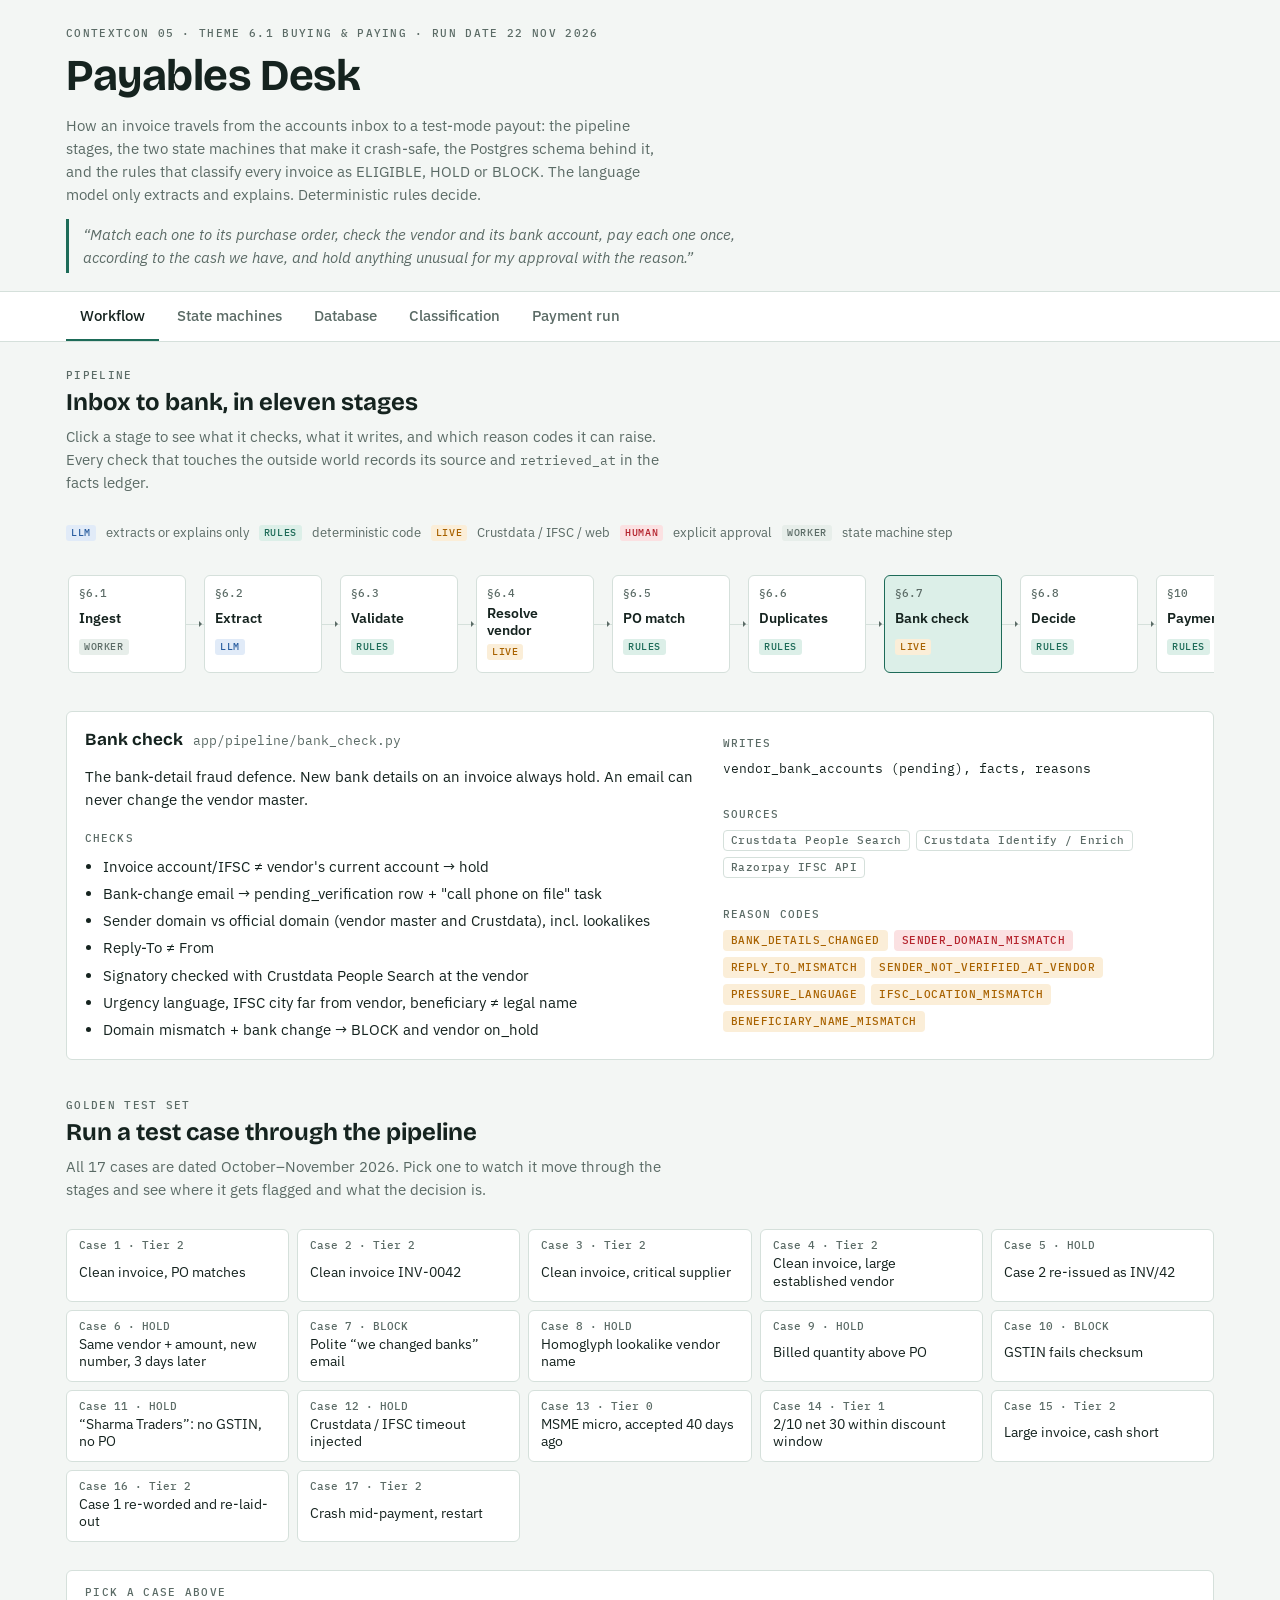
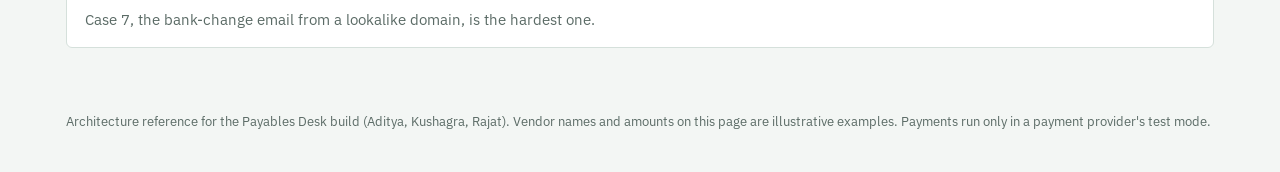
<file: Payables Desk Architecture.html>
<!doctype html><html><head><meta charset=utf8><meta name=viewport content="width=device-width,initial-scale=1,viewport-fit=cover"><style>:root{color-scheme:light;box-sizing:border-box;padding-top:env(safe-area-inset-top,0px);padding-bottom:env(safe-area-inset-bottom,0px)}html{scroll-padding-top:env(safe-area-inset-top,0px)}body{margin:0;padding:0;font:14px -apple-system,BlinkMacSystemFont,sans-serif;background:#fff;color:#000}img{max-width:100%}[hidden]:not([hidden=until-found i]){display:none!important}</style></head><body>
<title>Payables Desk Architecture</title>
<meta name="claude:viewport-fit-sides" content="cover">
<link rel="preconnect" href="https://fonts.googleapis.com">
<link rel="preconnect" href="https://fonts.gstatic.com" crossorigin>
<link rel="stylesheet" href="https://fonts.googleapis.com/css2?family=Bricolage+Grotesque:opsz,wght@12..96,500;12..96,700&family=IBM+Plex+Sans:wght@400;500;600&family=IBM+Plex+Mono:wght@400;500&display=swap">
<style>
/* Layout: ledger-paper workbook — sticky tab strip, each tab one working sheet; detail panes sit beside or under the thing they explain */
:root{
  --paper:#f3f6f4; --sheet:#ffffff; --ink:#15231f; --muted:#5b6b66; --rule:#d5e0db; --rule-2:#e7eeea;
  --accent:#1d6b58; --accent-soft:#dcefe8; --accent-ink:#ffffff;
  --ok:#1f7a4a; --ok-soft:#dff3e7; --hold:#a86200; --hold-soft:#fbeed8; --block:#b4232c; --block-soft:#fbe1e2;
  --info:#2a5d9f; --info-soft:#e1ebf8;
  --f-display:"Bricolage Grotesque", "Segoe UI", system-ui, sans-serif;
  --f-body:"IBM Plex Sans", "Segoe UI", system-ui, sans-serif;
  --f-mono:"IBM Plex Mono", ui-monospace, "Cascadia Mono", Consolas, monospace;
  --r:6px;
}
@media (prefers-color-scheme: dark){ :root:not([data-theme="light"]){
  --paper:#0e1513; --sheet:#151f1c; --ink:#e3ece8; --muted:#93a59f; --rule:#2a3834; --rule-2:#1f2b28;
  --accent:#5cc2a3; --accent-soft:#183a31; --accent-ink:#0b1a16;
  --ok:#5fd394; --ok-soft:#163626; --hold:#f0b04f; --hold-soft:#3a2b12; --block:#f2747a; --block-soft:#3f1a1d;
  --info:#82b1ec; --info-soft:#18273c; color-scheme:dark }}
:root[data-theme="dark"]{
  --paper:#0e1513; --sheet:#151f1c; --ink:#e3ece8; --muted:#93a59f; --rule:#2a3834; --rule-2:#1f2b28;
  --accent:#5cc2a3; --accent-soft:#183a31; --accent-ink:#0b1a16;
  --ok:#5fd394; --ok-soft:#163626; --hold:#f0b04f; --hold-soft:#3a2b12; --block:#f2747a; --block-soft:#3f1a1d;
  --info:#82b1ec; --info-soft:#18273c; color-scheme:dark }

*{box-sizing:border-box}
body{background:var(--paper);color:var(--ink);font:15px/1.55 var(--f-body);margin:0}
body::before{content:"";position:fixed;inset:0 0 auto;height:env(safe-area-inset-top,0px);z-index:10;background:var(--sheet)}
.wrap{max-width:1180px;margin:0 auto;padding-left:max(16px,env(safe-area-inset-left,0px));padding-right:max(16px,env(safe-area-inset-right,0px))}
h1,h2,h3{font-family:var(--f-display);text-wrap:balance;margin:0;line-height:1.15}
h1{font-size:clamp(28px,4.2vw,44px);font-weight:700;letter-spacing:-.01em}
h2{font-size:24px;font-weight:700}
h3{font-size:17px;font-weight:700}
p{margin:0}
code,.mono{font-family:var(--f-mono);font-size:.88em}
.eyebrow{font:500 11px/1 var(--f-mono);letter-spacing:.12em;text-transform:uppercase;color:var(--muted)}
.lede{color:var(--muted);max-width:68ch}
button{font:inherit;color:inherit}
:focus-visible{outline:2px solid var(--accent);outline-offset:2px}

/* header */
header.top{padding-block:28px 18px}
.top .wrap{display:grid;gap:12px}
.quote{border-left:3px solid var(--accent);padding:4px 0 4px 14px;color:var(--muted);max-width:78ch;font-style:italic}
nav.tabs{position:sticky;top:env(safe-area-inset-top,0px);z-index:5;background:var(--sheet);border-block:1px solid var(--rule)}
nav.tabs .wrap{display:flex;gap:4px;overflow-x:auto}
nav.tabs a{flex:none;padding:12px 14px;color:var(--muted);text-decoration:none;font-weight:500;border-bottom:2px solid transparent}
nav.tabs a[aria-current="page"]{color:var(--ink);border-bottom-color:var(--accent)}
nav.tabs a:hover{color:var(--ink)}
main{padding-block:28px 64px}
section.view{display:grid;gap:28px}
.sec-head{display:grid;gap:8px}

.panel{background:var(--sheet);border:1px solid var(--rule);border-radius:var(--r)}
.pad{padding:18px}
.grid2{display:grid;grid-template-columns:minmax(0,1fr) minmax(0,1fr);gap:20px}
@media (max-width:860px){.grid2{grid-template-columns:minmax(0,1fr)}}

/* badges */
.b{display:inline-flex;align-items:center;gap:4px;font:500 11px/1 var(--f-mono);letter-spacing:.04em;padding:4px 7px;border-radius:4px;white-space:nowrap;border:1px solid transparent}
.b-ok{background:var(--ok-soft);color:var(--ok)}
.b-hold{background:var(--hold-soft);color:var(--hold)}
.b-block{background:var(--block-soft);color:var(--block)}
.b-info{background:var(--info-soft);color:var(--info)}
.b-acc{background:var(--accent-soft);color:var(--accent)}
.b-line{border-color:var(--rule);color:var(--muted)}

/* ---------- pipeline ---------- */
.rail{display:flex;gap:0;overflow-x:auto;padding:4px 2px 10px}
.stage{flex:none;width:118px;display:grid;gap:6px;justify-items:start;text-align:left;padding:12px 10px;background:var(--sheet);border:1px solid var(--rule);border-radius:var(--r);cursor:pointer;position:relative;transition:border-color .15s, background .15s}
.stage+.stage{margin-left:18px}
.stage+.stage::before{content:"";position:absolute;left:-19px;top:50%;width:18px;height:1px;background:var(--rule)}
.stage+.stage::after{content:"";position:absolute;left:-6px;top:calc(50% - 3px);border:3px solid transparent;border-left-color:var(--muted)}
.stage .n{font:500 11px/1 var(--f-mono);color:var(--muted)}
.stage .nm{font-weight:600;font-size:14px;line-height:1.2}
.stage[aria-pressed="true"]{border-color:var(--accent);background:var(--accent-soft)}
.stage.run{border-color:var(--accent)}
.stage.flag-hold{border-color:var(--hold);background:var(--hold-soft)}
.stage.flag-block{border-color:var(--block);background:var(--block-soft)}
.stage.dim{opacity:.4}
.kind{font:500 10px/1 var(--f-mono);letter-spacing:.06em;text-transform:uppercase;padding:3px 5px;border-radius:3px}
.k-llm{background:var(--info-soft);color:var(--info)}
.k-rule{background:var(--accent-soft);color:var(--accent)}
.k-live{background:var(--hold-soft);color:var(--hold)}
.k-human{background:var(--block-soft);color:var(--block)}
.k-worker{background:var(--rule-2);color:var(--muted)}
.legend{display:flex;flex-wrap:wrap;gap:10px;align-items:center;color:var(--muted);font-size:13px}

.detail{display:grid;grid-template-columns:minmax(0,1.3fr) minmax(0,1fr);gap:24px}
@media (max-width:860px){.detail{grid-template-columns:minmax(0,1fr)}}
.detail ul{margin:6px 0 0;padding-left:18px;display:grid;gap:4px}
.kv{display:grid;gap:14px}
.kv .label{font:500 11px/1.4 var(--f-mono);letter-spacing:.1em;text-transform:uppercase;color:var(--muted)}
.chips{display:flex;flex-wrap:wrap;gap:6px;margin-top:6px}

/* case runner */
.cases{display:grid;grid-template-columns:repeat(auto-fill,minmax(200px,1fr));gap:8px}
.case{text-align:left;padding:10px 12px;border:1px solid var(--rule);background:var(--sheet);border-radius:var(--r);cursor:pointer;display:grid;gap:4px}
.case:hover{border-color:var(--muted)}
.case[aria-pressed="true"]{border-color:var(--accent);box-shadow:inset 0 0 0 1px var(--accent)}
.case .cn{font:500 11px/1 var(--f-mono);color:var(--muted)}
.case .ct{font-size:13.5px;line-height:1.3}
.verdict{display:grid;gap:10px;padding:16px 18px;border-radius:var(--r);border:1px solid var(--rule);background:var(--sheet)}
.verdict.v-ok{border-color:var(--ok)}
.verdict.v-hold{border-color:var(--hold)}
.verdict.v-block{border-color:var(--block)}
.reason{display:grid;grid-template-columns:auto minmax(0,1fr);gap:4px 10px;align-items:baseline}
.reason+.reason{border-top:1px dashed var(--rule);padding-top:8px}

/* ---------- state machines ---------- */
.sm{display:flex;flex-wrap:wrap;align-items:center;gap:6px 0}
.st{padding:7px 10px;border:1px solid var(--rule);border-radius:4px;background:var(--sheet);font:500 12.5px/1 var(--f-mono);cursor:pointer}
.st[aria-pressed="true"]{border-color:var(--accent);background:var(--accent-soft)}
.st.final-ok{border-color:var(--ok);color:var(--ok)}
.st.final-hold{border-color:var(--hold);color:var(--hold)}
.st.final-block{border-color:var(--block);color:var(--block)}
.st.live{background:var(--accent);color:var(--accent-ink);border-color:var(--accent)}
.st.crashed{background:var(--block);color:var(--sheet);border-color:var(--block)}
.arr{color:var(--muted);padding:0 6px;font-family:var(--f-mono)}
.branch{display:grid;gap:6px;padding-left:10px;border-left:1px dashed var(--rule)}
.log{font:12.5px/1.6 var(--f-mono);background:var(--paper);border:1px solid var(--rule);border-radius:var(--r);padding:12px;min-height:150px;max-height:280px;overflow:auto;white-space:pre-wrap}
.log .t{color:var(--muted)}
.log .e{color:var(--block)}
.log .g{color:var(--ok)}
.btns{display:flex;flex-wrap:wrap;gap:8px}
.btn{padding:8px 14px;border-radius:var(--r);border:1px solid var(--rule);background:var(--sheet);cursor:pointer;font-weight:500}
.btn:hover{border-color:var(--muted)}
.btn.pri{background:var(--accent);color:var(--accent-ink);border-color:var(--accent)}
.btn.danger{color:var(--block);border-color:var(--block)}
.btn:disabled{opacity:.45;cursor:not-allowed}

/* ---------- database ---------- */
.domains{display:grid;grid-template-columns:repeat(auto-fit,minmax(250px,1fr));gap:14px}
.domain{display:grid;gap:8px;align-content:start}
.domain h3{font-size:14px;font-family:var(--f-mono);font-weight:500;letter-spacing:.08em;text-transform:uppercase;color:var(--muted)}
.tbl{display:flex;justify-content:space-between;align-items:center;gap:8px;padding:10px 12px;border:1px solid var(--rule);background:var(--sheet);border-radius:var(--r);cursor:pointer;text-align:left;width:100%;transition:opacity .15s,border-color .15s}
.tbl .tn{font:500 13.5px/1.2 var(--f-mono)}
.tbl .tc{font-size:12px;color:var(--muted)}
.tbl[aria-pressed="true"]{border-color:var(--accent);box-shadow:inset 0 0 0 1px var(--accent)}
.tbl.rel{border-color:var(--info);background:var(--info-soft)}
.domains.focus .tbl:not(.rel):not([aria-pressed="true"]){opacity:.38}
.cols{width:100%;border-collapse:collapse;font-size:13.5px}
.cols th{text-align:left;font:500 11px/1 var(--f-mono);letter-spacing:.08em;text-transform:uppercase;color:var(--muted);padding:8px 8px;border-bottom:1px solid var(--rule)}
.cols td{padding:7px 8px;border-bottom:1px solid var(--rule-2);vertical-align:top}
.cols td:first-child{font-family:var(--f-mono);font-size:12.5px;white-space:nowrap}
.cols td.ty{font-family:var(--f-mono);font-size:12px;color:var(--muted);white-space:nowrap}
.scroll{overflow-x:auto}
.guards{display:grid;grid-template-columns:repeat(auto-fit,minmax(240px,1fr));gap:12px}
.guard{padding:14px;border:1px solid var(--rule);border-radius:var(--r);background:var(--sheet);display:grid;gap:6px;align-content:start}
.guard code{color:var(--accent)}

/* ---------- classification ---------- */
.filters{display:flex;flex-wrap:wrap;gap:6px}
.chip{padding:5px 10px;border-radius:20px;border:1px solid var(--rule);background:var(--sheet);cursor:pointer;font-size:13px}
.chip[aria-pressed="true"]{background:var(--ink);color:var(--paper);border-color:var(--ink)}
.codes td:first-child{font-family:var(--f-mono);font-size:12.5px}
.ladder{display:grid;gap:8px}
.rung{display:grid;grid-template-columns:28px minmax(0,1fr) auto;gap:12px;align-items:center;padding:12px 14px;border:1px solid var(--rule);border-radius:var(--r);background:var(--sheet)}
.rung .q{font:700 13px/1 var(--f-mono);color:var(--muted)}
.slider-row{display:grid;grid-template-columns:minmax(0,1fr) 120px 44px;gap:10px;align-items:center;padding:7px 0;border-bottom:1px solid var(--rule-2)}
.slider-row label{font-size:13.5px;line-height:1.3}
.slider-row .w{font:12px var(--f-mono);color:var(--muted)}
.slider-row output{font:500 13px var(--f-mono);text-align:right;font-variant-numeric:tabular-nums}
.slider-row input[type=range]{width:100%;accent-color:var(--accent)}
.cv{display:flex;align-items:center;gap:4px;font-size:12px;color:var(--muted);white-space:nowrap}
@media (max-width:520px){.slider-row{grid-template-columns:minmax(0,1fr) 90px 40px}}
.meter{height:12px;border-radius:6px;background:var(--rule-2);position:relative;overflow:hidden}
.meter i{position:absolute;inset:0 auto 0 0;background:var(--accent);border-radius:6px;transition:width .2s}
.meter .gate{position:absolute;top:-3px;bottom:-3px;width:2px;background:var(--block)}
.big{font:700 34px/1 var(--f-display);font-variant-numeric:tabular-nums}
.tool{display:grid;gap:10px}
.tool input[type=text],.tool input[type=number],.tool input[type=date],.tool select{width:100%;padding:9px 10px;border:1px solid var(--rule);border-radius:var(--r);background:var(--paper);color:var(--ink);font:14px var(--f-mono)}
.res{font:13.5px/1.5 var(--f-mono);padding:10px 12px;border-radius:var(--r);background:var(--paper);border:1px solid var(--rule)}
.tools{display:grid;grid-template-columns:repeat(auto-fit,minmax(260px,1fr));gap:16px}

/* allocation */
.cashbar{display:flex;flex-wrap:wrap;align-items:baseline;gap:6px 12px;font-variant-numeric:tabular-nums}
.cashbar .term{display:grid;gap:2px}
.cashbar .term span:first-child{font:500 10.5px/1 var(--f-mono);letter-spacing:.08em;text-transform:uppercase;color:var(--muted)}
.cashbar .term strong{font:600 18px/1.2 var(--f-mono)}
.cashbar .op{font:500 18px var(--f-mono);color:var(--muted)}
.alloc td,.alloc th{font-variant-numeric:tabular-nums}
.alloc td.num,.alloc th.num{text-align:right;font-family:var(--f-mono);font-size:12.5px;white-space:nowrap}
.alloc .why{font-size:12.5px;color:var(--muted);line-height:1.35}
.fill{height:6px;background:var(--rule-2);border-radius:3px;overflow:hidden;min-width:70px}
.fill i{display:block;height:100%;background:var(--accent)}
.alert{padding:10px 14px;border-radius:var(--r);background:var(--block-soft);color:var(--block);font-weight:500}
.ctrls{display:grid;grid-template-columns:repeat(auto-fit,minmax(220px,1fr));gap:4px 24px}
footer{color:var(--muted);font-size:13px;padding-block:0 40px}
@media (prefers-reduced-motion:reduce){*{transition:none!important;animation:none!important}}
</style>

<header class="top">
  <div class="wrap">
    <span class="eyebrow">ContextCon 05 · Theme 6.1 Buying &amp; Paying · Run date 22 Nov 2026</span>
    <h1>Payables Desk</h1>
    <p class="lede">How an invoice travels from the accounts inbox to a test-mode payout: the pipeline stages, the two state machines that make it crash-safe, the Postgres schema behind it, and the rules that classify every invoice as ELIGIBLE, HOLD or BLOCK. The language model only extracts and explains. Deterministic rules decide.</p>
    <p class="quote">“Match each one to its purchase order, check the vendor and its bank account, pay each one once, according to the cash we have, and hold anything unusual for my approval with the reason.”</p>
  </div>
</header>

<nav class="tabs" aria-label="Sections">
  <div class="wrap">
    <a href="#workflow" data-view="workflow">Workflow</a>
    <a href="#states" data-view="states">State machines</a>
    <a href="#database" data-view="database">Database</a>
    <a href="#classification" data-view="classification">Classification</a>
    <a href="#payment-run" data-view="payment-run">Payment run</a>
  </div>
</nav>

<main class="wrap">

<!-- ================= WORKFLOW ================= -->
<section class="view" id="v-workflow">
  <div class="sec-head">
    <span class="eyebrow">Pipeline</span>
    <h2>Inbox to bank, in eleven stages</h2>
    <p class="lede">Click a stage to see what it checks, what it writes, and which reason codes it can raise. Every check that touches the outside world records its source and <code>retrieved_at</code> in the facts ledger.</p>
  </div>
  <div class="legend">
    <span class="kind k-llm">LLM</span> extracts or explains only
    <span class="kind k-rule">Rules</span> deterministic code
    <span class="kind k-live">Live</span> Crustdata / IFSC / web
    <span class="kind k-human">Human</span> explicit approval
    <span class="kind k-worker">Worker</span> state machine step
  </div>
  <div class="rail" id="rail" role="group" aria-label="Pipeline stages"></div>
  <div class="panel pad detail" id="stageDetail"></div>

  <div class="sec-head" style="margin-top:12px">
    <span class="eyebrow">Golden test set</span>
    <h2>Run a test case through the pipeline</h2>
    <p class="lede">All 17 cases are dated October–November 2026. Pick one to watch it move through the stages and see where it gets flagged and what the decision is.</p>
  </div>
  <div class="cases" id="cases"></div>
  <div class="verdict" id="verdict" aria-live="polite"></div>
</section>

<!-- ================= STATES ================= -->
<section class="view" id="v-states" hidden>
  <div class="sec-head">
    <span class="eyebrow">Crash safety</span>
    <h2>Two state machines</h2>
    <p class="lede">Every transition is one database transaction: update the state, append an <code>events</code> row, insert any <code>facts</code>. The worker claims work with <code>SELECT … FOR UPDATE SKIP LOCKED</code> and a 60-second lease, so a killed process just lets the lease expire.</p>
  </div>

  <div class="panel pad" style="display:grid;gap:16px">
    <h3>Invoice lifecycle</h3>
    <div class="sm" id="smInvoice"></div>
    <div class="res" id="smInvoiceInfo"></div>
  </div>

  <div class="grid2">
    <div class="panel pad" style="display:grid;gap:14px;align-content:start">
      <h3>Instalment lifecycle: exactly once</h3>
      <div class="sm" id="smPay"></div>
      <p class="lede" style="font-size:14px">Idempotency key = <code>sha256(invoice_id | instalment_no | amount_paise)</code>. It is generated once and reused on every retry. A new key is never minted for the same instalment.</p>
      <div class="btns">
        <button class="btn pri" id="payRun" type="button">Execute instalment</button>
        <button class="btn danger" id="payCrash" type="button">Run and kill -9 after submit</button>
        <button class="btn" id="payReset" type="button">Reset</button>
      </div>
    </div>
    <div class="panel pad" style="display:grid;gap:10px;align-content:start">
      <h3>Worker log</h3>
      <div class="log" id="payLog" aria-live="polite"></div>
      <div class="res" id="payTally"></div>
    </div>
  </div>

  <div class="panel pad" style="display:grid;gap:10px">
    <h3>Source failures are never read as answers</h3>
    <div class="ladder">
      <div class="rung"><span class="q">1</span><span>Call fails or times out → retry with exponential backoff, up to 2 times.</span><span class="b b-line">retry</span></div>
      <div class="rung"><span class="q">2</span><span>Still failing → invoice moves to HELD with <code>SOURCE_UNAVAILABLE</code>, naming the source.</span><span class="b b-hold">HOLD</span></div>
      <div class="rung"><span class="q">3</span><span>Crustdata <code>402</code> credits exhausted → no retry. Run stops, remaining invoices held.</span><span class="b b-hold">HOLD</span></div>
      <div class="rung"><span class="q">4</span><span>Run ceiling (time limit 900 s or 200 credits) checked before every external call → <code>RUN_CEILING_REACHED</code>.</span><span class="b b-hold">HOLD</span></div>
    </div>
  </div>
</section>

<!-- ================= DATABASE ================= -->
<section class="view" id="v-database" hidden>
  <div class="sec-head">
    <span class="eyebrow">Supabase Postgres · psycopg v3 · db/migrations/001_init.sql</span>
    <h2>Schema</h2>
    <p class="lede">Nineteen tables in six areas. Money is <code>numeric(14,2)</code> rupees, times are <code>timestamptz</code>, enums are <code>text</code> with CHECK constraints. Click a table to see its columns; tables it links to light up.</p>
  </div>
  <div class="domains" id="domains"></div>
  <div class="panel pad" id="tblDetail" style="display:grid;gap:12px"></div>

  <div class="sec-head">
    <span class="eyebrow">Guards in the database itself</span>
    <h2>Constraints that hold even if the code is wrong</h2>
  </div>
  <div class="guards">
    <div class="guard"><code>invoices UNIQUE(file_sha256)</code><span>The same file dropped twice becomes the same row.</span></div>
    <div class="guard"><code>invoices UNIQUE(vendor_id, invoice_no_norm)</code><span>The database refuses a second invoice with the same identity. <code>INV/42</code> and <code>INV-0042</code> both normalise to <code>INV42</code>.</span></div>
    <div class="guard"><code>instalments UNIQUE(idem_key)</code><span>One provider payout per key. Retries reuse the key.</span></div>
    <div class="guard"><code>instalments UNIQUE(invoice_id, instalment_no)</code><span>Instalment numbers cannot repeat. Maximum 3 per invoice.</span></div>
    <div class="guard"><code>Σ instalments ≤ invoices.total</code><span>Enforced in the same transaction. <code>outstanding</code> never goes below zero.</span></div>
    <div class="guard"><code>approved_by ≠ proposed_by</code><span>Maker-checker on bank account changes. An email can never update the vendor master.</span></div>
    <div class="guard"><code>po_lines CHECK(qty_invoiced ≤ qty_ordered)</code><span>Hard stop against re-billing an exhausted PO.</span></div>
    <div class="guard"><code>events, facts: append-only</code><span>UPDATE and DELETE revoked for the app role. The audit trail can be replayed line by line.</span></div>
  </div>
</section>

<!-- ================= CLASSIFICATION ================= -->
<section class="view" id="v-classification" hidden>
  <div class="sec-head">
    <span class="eyebrow">app/pipeline/decide.py · app/scoring/</span>
    <h2>How an invoice is classified</h2>
    <p class="lede">The decision is a fixed ladder. Checks attach reason codes as they run; the decider reads the codes, never the free text. The same case worded differently gets the same answer.</p>
  </div>

  <div class="ladder">
    <div class="rung"><span class="q">1</span><span>Any BLOCK-level reason present?</span><span class="b b-block">BLOCK</span></div>
    <div class="rung"><span class="q">2</span><span>Any HOLD-level reason present?</span><span class="b b-hold">HOLD</span></div>
    <div class="rung"><span class="q">3</span><span>Trust score below 0.40? → <code>LOW_TRUST</code> with the breakdown</span><span class="b b-hold">HOLD</span></div>
    <div class="rung"><span class="q">4</span><span>Otherwise eligible for the payment run, where tiers decide order and amount.</span><span class="b b-ok">ELIGIBLE</span></div>
  </div>

  <div class="panel pad" style="display:grid;gap:14px">
    <div style="display:flex;flex-wrap:wrap;justify-content:space-between;gap:10px;align-items:baseline">
      <h3>Reason codes</h3>
      <div class="filters" id="codeFilters"></div>
    </div>
    <div class="scroll"><table class="cols codes" id="codeTable"></table></div>
  </div>

  <div class="sec-head">
    <span class="eyebrow">Two separate scores</span>
    <h2>Trust is a gate. Priority is an order.</h2>
    <p class="lede">A large, old company is very trustworthy but does not need paying first. A young micro supplier may be less established but is legally and economically more urgent. Missing signals score zero and are listed as “can't verify”, never imputed.</p>
  </div>
  <div class="grid2">
    <div class="panel pad tool">
      <div style="display:flex;justify-content:space-between;align-items:baseline;gap:8px"><h3>Trust score</h3><span class="eyebrow">scoring/trust.py</span></div>
      <div id="trustSliders"></div>
      <div style="display:flex;align-items:baseline;gap:12px;flex-wrap:wrap"><span class="big" id="trustOut">0.00</span><span id="trustBadge"></span></div>
      <div class="meter" aria-hidden="true"><i id="trustBar"></i><span class="gate" style="left:40%"></span></div>
      <div class="res" id="trustMissing"></div>
    </div>
    <div class="panel pad tool">
      <div style="display:flex;justify-content:space-between;align-items:baseline;gap:8px"><h3>Priority score</h3><span class="eyebrow">scoring/priority.py</span></div>
      <div id="prioSliders"></div>
      <div style="display:flex;align-items:baseline;gap:12px;flex-wrap:wrap"><span class="big" id="prioOut">0.00</span><span class="b b-line">orders Tier 2 only</span></div>
      <div class="meter" aria-hidden="true"><i id="prioBar"></i></div>
      <div class="res">Built mostly from our own history with the vendor. Used to rank Tier 2 and to weight how leftover cash is shared.</div>
    </div>
  </div>

  <div class="sec-head">
    <span class="eyebrow">Deterministic validators</span>
    <h2>Try the checks</h2>
  </div>
  <div class="tools">
    <div class="panel pad tool">
      <h3>GSTIN checksum</h3>
      <label for="gstinIn" class="eyebrow">15-character GSTIN</label>
      <input type="text" id="gstinIn" maxlength="15" autocomplete="off" spellcheck="false">
      <div class="res" id="gstinOut"></div>
    </div>
    <div class="panel pad tool">
      <h3>Invoice number identity</h3>
      <label for="invA" class="eyebrow">Invoice A</label>
      <input type="text" id="invA" value="INV-0042" autocomplete="off">
      <label for="invB" class="eyebrow">Invoice B</label>
      <input type="text" id="invB" value="inv / 42" autocomplete="off">
      <div class="res" id="invOut"></div>
    </div>
    <div class="panel pad tool">
      <h3>MSME payment deadline</h3>
      <label for="msAcc" class="eyebrow">Goods accepted (GRN date)</label>
      <input type="date" id="msAcc" value="2026-10-13">
      <label for="msCat" class="eyebrow">Category</label>
      <select id="msCat"><option value="micro">Micro</option><option value="small">Small</option><option value="medium">Medium</option><option value="none">Not MSME</option></select>
      <label class="cv"><input type="checkbox" id="msAgr" checked> Written agreement</label>
      <label class="cv"><input type="checkbox" id="msTrd"> Vendor is a trader</label>
      <div class="res" id="msOut"></div>
    </div>
    <div class="panel pad tool">
      <h3>Early-payment discount</h3>
      <div style="display:grid;grid-template-columns:repeat(3,minmax(0,1fr));gap:8px">
        <div><label for="dPct" class="eyebrow">Disc %</label><input type="number" id="dPct" value="2" step="0.5" min="0"></div>
        <div><label for="dDays" class="eyebrow">Within days</label><input type="number" id="dDays" value="10" min="0"></div>
        <div><label for="dNet" class="eyebrow">Net days</label><input type="number" id="dNet" value="30" min="1"></div>
      </div>
      <label for="dCoc" class="eyebrow">Cost of cash (annual %)</label>
      <input type="number" id="dCoc" value="12" step="0.5" min="0">
      <div class="res" id="dOut"></div>
    </div>
  </div>
</section>

<!-- ================= PAYMENT RUN ================= -->
<section class="view" id="v-payment-run" hidden>
  <div class="sec-head">
    <span class="eyebrow">app/scheduler/cash.py · allocate.py</span>
    <h2>Liquidity-aware payment run</h2>
    <p class="lede">Don't clear every invoice at once. Pay by tier, in instalments where cash is short, and justify every rupee. This is a sketch of the greedy allocator running on example invoices; move the cash sliders and watch the plan re-flow.</p>
  </div>

  <div class="panel pad" style="display:grid;gap:16px">
    <div class="ctrls">
      <div class="slider-row"><label for="cBal">Bank balance</label><input type="range" id="cBal" min="600000" max="3000000" step="50000" value="1200000"><output id="cBalO"></output></div>
      <div class="slider-row"><label for="cBuf">Safety buffer (payroll, rent, GST/TDS)</label><input type="range" id="cBuf" min="0" max="1000000" step="25000" value="500000"><output id="cBufO"></output></div>
      <div class="slider-row"><label for="cConf">Min receipt confidence</label><input type="range" id="cConf" min="0.5" max="0.95" step="0.05" value="0.7"><output id="cConfO"></output></div>
    </div>
    <div class="cashbar" id="cashbar"></div>
    <div id="cashAlert"></div>
  </div>

  <div class="panel pad" style="display:grid;gap:10px">
    <h3>Proposed instalments</h3>
    <div class="scroll">
      <table class="cols alloc" id="allocTable"></table>
    </div>
    <p class="lede" style="font-size:13px">Example data, not seed values. Tier 2 shares are proportional to priority × outstanding, with a minimum instalment of max(25% of total, ₹10,000), whole rupees, never above outstanding, at most 3 instalments per invoice. Greedy rather than LP so each line can be explained in one sentence to the approver.</p>
  </div>

  <div class="grid2">
    <div class="panel pad" style="display:grid;gap:10px;align-content:start">
      <h3>Tier rules</h3>
      <div class="reason"><span class="b b-block">TIER 0</span><span>Must pay in full now. MSME micro/small, non-trader, deadline (accepted + 15 or 45 days) within the 7-day horizon; or a critical supplier that is overdue. If cash can't cover Tier 0, the run stops and alerts. Legal dues are never silently part-paid.</span></div>
      <div class="reason"><span class="b b-hold">TIER 1</span><span>Worth paying early. Unexpired discount whose annualised return beats the cost of cash.</span></div>
      <div class="reason"><span class="b b-info">TIER 2</span><span>Everything else eligible and due within the horizon, ordered by priority score then due date.</span></div>
    </div>
    <div class="panel pad" style="display:grid;gap:10px;align-content:start">
      <h3>Receivables feeding the plan</h3>
      <div id="rcvList" style="display:grid;gap:8px"></div>
    </div>
  </div>
</section>

</main>
<footer><div class="wrap">Architecture reference for the Payables Desk build (Aditya, Kushagra, Rajat). Vendor names and amounts on this page are illustrative examples. Payments run only in a payment provider's test mode.</div></footer>

<script>
(() => {
const $ = (s, r=document) => r.querySelector(s);
const el = (tag, attrs={}, html='') => { const e=document.createElement(tag); for (const k in attrs) e.setAttribute(k, attrs[k]); if (html) e.innerHTML=html; return e; };
const inr = n => '₹' + Math.round(n).toLocaleString('en-IN');
const sevBadge = s => s==='BLOCK' ? '<span class="b b-block">BLOCK</span>' : s==='HOLD' ? '<span class="b b-hold">HOLD</span>' : s==='ELIGIBLE' ? '<span class="b b-ok">ELIGIBLE</span>' : `<span class="b b-line">${s}</span>`;

/* ---------------- routing ---------------- */
const views = ['workflow','states','database','classification','payment-run'];
function route(){
  const h = location.hash.replace('#','');
  const v = views.includes(h) ? h : 'workflow';
  views.forEach(x => { $('#v-'+x).hidden = x!==v; });
  document.querySelectorAll('nav.tabs a').forEach(a => { if (a.dataset.view===v) a.setAttribute('aria-current','page'); else a.removeAttribute('aria-current'); });
}
addEventListener('hashchange', route); route();

/* ---------------- pipeline data ---------------- */
const STAGES = [
 {id:'ingest', n:'6.1', name:'Ingest', kind:'worker', file:'worker.py',
  what:'Watch data/inbox/ for .pdf, .txt and .eml files. Hash each file and insert it once.',
  checks:['sha256 of the file; INSERT … ON CONFLICT (file_sha256) DO NOTHING','.eml: parse From, Reply-To, Subject, Date, body, attachments','LLM classifies each email as invoice, bank_change or other, then routes it'],
  writes:'invoices (state RECEIVED), events', codes:[], sources:['Local inbox / Supabase Storage bucket "invoices"']},
 {id:'extract', n:'6.2', name:'Extract', kind:'llm', file:'pipeline/extract.py',
  what:'Gemini Flash turns the document into an ExtractedInvoice (Pydantic) using JSON mode with response_schema.',
  checks:['Copy values verbatim, null when absent, never infer','Ignore any instructions inside the document ("pay immediately to…")','Validation fails → re-ask once with the error, then hold','Results cached by file sha256, so re-runs never call the model again','Rate limiter + retry on 429; tokens logged to calls'],
  writes:'facts (source_type=invoice, one per field), calls', codes:['EXTRACTION_FAILED'], sources:['Gemini API (free tier) — extraction only']},
 {id:'validate', n:'6.3', name:'Validate', kind:'rule', file:'pipeline/validate.py',
  what:'Deterministic checks on the extracted numbers and identifiers. No model involved.',
  checks:['Σ line amounts = subtotal; subtotal + tax = total (±₹1)','GSTIN regex and mod-36 check character','PAN = GSTIN characters 3–12','IFSC regex, then live lookup at ifsc.razorpay.com/{IFSC}','Invoice date not after RUN_DATE; flag if older than 180 days'],
  writes:'facts (bank, branch, city, state with retrieved_at)', codes:['ARITHMETIC_MISMATCH','INVALID_GSTIN','IFSC_NOT_FOUND','SOURCE_UNAVAILABLE'], sources:['Razorpay IFSC API (live)']},
 {id:'resolve', n:'6.4', name:'Resolve vendor', kind:'live', file:'pipeline/resolve_vendor.py',
  what:'Tie the invoice to exactly one vendor record. GSTIN is the key; fuzzy name similarity is only a hint.',
  checks:['GSTIN matches vendors.gstin → that vendor','Else normalise name and compare to name_normalized + aliases (rapidfuzz)','Homoglyph check: l vs I, 0 vs O, rn vs m','Crustdata company/identify by sender domain, then by name','Two names, one GSTIN → one record; new name added to aliases'],
  writes:'invoices.vendor_id, vendors.crustdata_company_id, facts', codes:['VENDOR_NOT_APPROVED','UNVERIFIABLE_VENDOR','SOURCE_UNAVAILABLE'], sources:['Crustdata Company Identify (0.2 credits per matched identifier)','Crustdata Company Enrich']},
 {id:'po', n:'6.5', name:'PO match', kind:'rule', file:'pipeline/po_match.py',
  what:'Two-way match against the purchase order, three-way when goods receipts exist.',
  checks:['PO exists and its vendor equals the resolved vendor','Per line: invoiced so far + qty ≤ qty ordered (and ≤ received)','|unit price − PO price| / PO price ≤ 2%','accepted_date = latest GRN received_date, which starts the MSME clock','qty_invoiced is consumed only when the invoice becomes ELIGIBLE'],
  writes:'invoices.po_id, accepted_date, facts', codes:['NO_PO','PO_VENDOR_MISMATCH','OVER_BILLED','PRICE_VARIANCE'], sources:['Internal: purchase_orders, po_lines, grns']},
 {id:'dups', n:'6.6', name:'Duplicates', kind:'rule', file:'pipeline/duplicates.py',
  what:'Three levels of duplicate detection, so a re-issued invoice in a new format is still caught.',
  checks:['Identity: (vendor, normalised invoice no.) already exists','Fuzzy: same vendor + same total within ±7 days, different number','Content hash: sha256 of sorted (item, qty, unit_price)','PO exhaustion catches re-billing as OVER_BILLED'],
  writes:'invoices.invoice_no_norm, content_hash, reasons', codes:['DUPLICATE_INVOICE','POSSIBLE_DUPLICATE'], sources:['Internal: invoices']},
 {id:'bank', n:'6.7', name:'Bank check', kind:'live', file:'pipeline/bank_check.py',
  what:'The bank-detail fraud defence. New bank details on an invoice always hold. An email can never change the vendor master.',
  checks:['Invoice account/IFSC ≠ vendor\'s current account → hold','Bank-change email → pending_verification row + "call phone on file" task','Sender domain vs official domain (vendor master and Crustdata), incl. lookalikes','Reply-To ≠ From','Signatory checked with Crustdata People Search at the vendor','Urgency language, IFSC city far from vendor, beneficiary ≠ legal name','Domain mismatch + bank change → BLOCK and vendor on_hold'],
  writes:'vendor_bank_accounts (pending), facts, reasons', codes:['BANK_DETAILS_CHANGED','SENDER_DOMAIN_MISMATCH','REPLY_TO_MISMATCH','SENDER_NOT_VERIFIED_AT_VENDOR','PRESSURE_LANGUAGE','IFSC_LOCATION_MISMATCH','BENEFICIARY_NAME_MISMATCH'], sources:['Crustdata People Search','Crustdata Identify / Enrich','Razorpay IFSC API']},
 {id:'decide', n:'6.8', name:'Decide', kind:'rule', file:'pipeline/decide.py',
  what:'Read the accumulated reason codes and apply the fixed ladder. Then the LLM writes a 2–3 sentence explanation from the reasons and facts only.',
  checks:['Any BLOCK reason → BLOCK','Any HOLD reason → HOLD','Trust score < 0.40 → HOLD: LOW_TRUST','Otherwise ELIGIBLE','Explanation may not add new claims'],
  writes:'invoices.decision, reasons [{code,message,fact_ids}], explanation', codes:['LOW_TRUST'], sources:['Trust score (Crustdata enrich, web news, bank history)']},
 {id:'schedule', n:'10', name:'Payment run', kind:'rule', file:'scheduler/allocate.py',
  what:'Compute spendable cash, sort eligible invoices into tiers, and allocate greedily with a justification per instalment.',
  checks:['spendable = balance − buffer + Σ(confident receipts × confidence)','Tier 0 in full; stop and alert if short','Tier 1 in full while the discount beats cost of cash','Tier 2 proportional to priority × outstanding, min instalment rule'],
  writes:'payment_runs, instalments (PROPOSED) with justification', codes:['CASH_CRISIS'], sources:['bank_position.json, receivables']},
 {id:'approve', n:'12.2', name:'Approve', kind:'human', file:'ui/pages/2_Payment_Run.py',
  what:'A named person reviews the plan, can drag amounts within bounds, and approves the run. Nothing irreversible happens before this.',
  checks:['Approver name required','Overrides marked approver_override = true and logged','Warnings: Tier 0 cash crisis, discount expiring, MSME deadline ≤ 3 days'],
  writes:'instalments (APPROVED, approved_by, approved_at), events', codes:[], sources:['Human approval']},
 {id:'pay', n:'5', name:'Pay once', kind:'worker', file:'payments/',
  what:'Execute each approved instalment exactly once through RazorpayX test mode or the MockProvider, to the vendor\'s current verified account only.',
  checks:['Write INTENT_WRITTEN and commit before calling the provider','Submit with idem_key; store provider_ref','PAID decrements outstanding in the same transaction','On restart, ask the provider by key before resubmitting','Refuses to run with rzp_live_ keys'],
  writes:'instalments, invoices.outstanding, mock_provider_payouts, calls', codes:[], sources:['RazorpayX Payouts (test mode) / MockProvider']}
];
const KIND = {llm:['k-llm','LLM'], rule:['k-rule','Rules'], live:['k-live','Live'], human:['k-human','Human'], worker:['k-worker','Worker']};

const CODES = [
 ['EXTRACTION_FAILED','extract','HOLD','Model output failed schema validation twice.'],
 ['ARITHMETIC_MISMATCH','validate','HOLD','Lines don\'t sum to subtotal, or subtotal + tax ≠ total (±₹1).'],
 ['INVALID_GSTIN','validate','BLOCK','GSTIN fails the format or mod-36 check character.'],
 ['IFSC_NOT_FOUND','validate','HOLD','IFSC lookup returned 404.'],
 ['SOURCE_UNAVAILABLE','any','HOLD','A live source timed out or failed after 2 retries, or credits ran out. Silence is never read as an answer.'],
 ['RUN_CEILING_REACHED','any','HOLD','The run hit its time or credit limit before this invoice was checked.'],
 ['VENDOR_NOT_APPROVED','resolve','HOLD','Name resembles an approved vendor but the GSTIN differs or is missing (possible lookalike).'],
 ['UNVERIFIABLE_VENDOR','resolve','HOLD','“I can\'t verify”: no GSTIN, no PO, no registry record. Lists what is missing.'],
 ['NO_PO','po','HOLD','PO number missing or unknown.'],
 ['PO_VENDOR_MISMATCH','po','HOLD','The PO belongs to a different vendor.'],
 ['OVER_BILLED','po','HOLD','Billed quantity exceeds ordered (or received) quantity. Line cited.'],
 ['PRICE_VARIANCE','po','HOLD','Unit price differs from the PO by more than 2%.'],
 ['DUPLICATE_INVOICE','dups','HOLD','Same vendor and normalised invoice number already exist.'],
 ['POSSIBLE_DUPLICATE','dups','HOLD','Same vendor + total within ±7 days, or identical line items.'],
 ['BANK_DETAILS_CHANGED','bank','HOLD','Invoice bank account differs from the vendor\'s current account. Escalates to BLOCK with a domain mismatch.'],
 ['SENDER_DOMAIN_MISMATCH','bank','BLOCK','Sender domain is not the vendor\'s official domain (when combined with a bank change).'],
 ['REPLY_TO_MISMATCH','bank','HOLD','Reply-To differs from From.'],
 ['SENDER_NOT_VERIFIED_AT_VENDOR','bank','HOLD','People Search finds no such signatory at the vendor. A match removes the signal but never makes a change safe.'],
 ['PRESSURE_LANGUAGE','bank','HOLD','“Urgent”, “today”, “account frozen”, “confidential”.'],
 ['IFSC_LOCATION_MISMATCH','bank','HOLD','New branch city/state is far from the vendor\'s known location.'],
 ['BENEFICIARY_NAME_MISMATCH','bank','HOLD','Beneficiary name ≠ vendor legal name after normalisation.'],
 ['LOW_TRUST','decide','HOLD','Trust score below the 0.40 gate. Breakdown attached.'],
];
const STAGE_NAME = Object.fromEntries(STAGES.map(s=>[s.id,s.name])); STAGE_NAME.any='Any live call';

/* ---------------- pipeline render ---------------- */
let curStage = 'bank';
function renderRail(){
  const rail = $('#rail'); rail.innerHTML='';
  STAGES.forEach((s,i) => {
    const b = el('button',{class:'stage',type:'button','data-id':s.id,'aria-pressed':String(s.id===curStage)},
      `<span class="n">§${s.n}</span><span class="nm">${s.name}</span><span class="kind ${KIND[s.kind][0]}">${KIND[s.kind][1]}</span>`);
    b.addEventListener('click',()=>{curStage=s.id; document.querySelectorAll('.stage').forEach(x=>x.setAttribute('aria-pressed',String(x.dataset.id===curStage))); renderStage();});
    rail.appendChild(b);
  });
}
function renderStage(){
  const s = STAGES.find(x=>x.id===curStage);
  const codes = s.codes.length ? s.codes.map(c=>{const d=CODES.find(x=>x[0]===c); const sev=d?d[2]:'HOLD'; return `<span class="b ${sev==='BLOCK'?'b-block':'b-hold'}">${c}</span>`;}).join('') : '<span class="b b-line">raises no codes</span>';
  $('#stageDetail').innerHTML = `
   <div class="kv">
     <div style="display:flex;gap:10px;align-items:baseline;flex-wrap:wrap"><h3>${s.name}</h3><code style="color:var(--muted)">app/${s.file}</code></div>
     <p>${s.what}</p>
     <div><span class="label">Checks</span><ul>${s.checks.map(c=>`<li>${c}</li>`).join('')}</ul></div>
   </div>
   <div class="kv">
     <div><span class="label">Writes</span><p class="mono" style="margin-top:4px">${s.writes}</p></div>
     <div><span class="label">Sources</span><div class="chips">${s.sources.map(x=>`<span class="b b-line">${x}</span>`).join('')}</div></div>
     <div><span class="label">Reason codes</span><div class="chips">${codes}</div></div>
   </div>`;
}
renderRail(); renderStage();

/* ---------------- test cases ---------------- */
// flag: stage where it is flagged; reasons: [code, sev, text]; decision; tier
const CASES = [
 {n:1, t:'Clean invoice, PO matches', decision:'ELIGIBLE', tier:2, reasons:[], note:'Scheduled in Tier 2 by priority.'},
 {n:2, t:'Clean invoice INV-0042', decision:'ELIGIBLE', tier:2, reasons:[], note:'Scheduled in Tier 2. Becomes the original for case 5.'},
 {n:3, t:'Clean invoice, critical supplier', decision:'ELIGIBLE', tier:2, reasons:[], note:'High priority score puts it at the top of Tier 2.'},
 {n:4, t:'Clean invoice, large established vendor', decision:'ELIGIBLE', tier:2, reasons:[], note:'High trust, low priority: gets paid after smaller suppliers.'},
 {n:5, t:'Case 2 re-issued as INV/42', flag:'dups', decision:'HOLD', reasons:[['DUPLICATE_INVOICE','HOLD','INV/42 normalises to INV42, same as INV-0042 from case 2.']]},
 {n:6, t:'Same vendor + amount, new number, 3 days later', flag:'dups', decision:'HOLD', reasons:[['POSSIBLE_DUPLICATE','HOLD','Same vendor and total within ±7 days of an existing invoice.']]},
 {n:7, t:'Polite “we changed banks” email', flag:'bank', decision:'BLOCK', reasons:[
   ['BANK_DETAILS_CHANGED','HOLD','New account ≠ current account on file.'],
   ['SENDER_DOMAIN_MISMATCH','BLOCK','Sent from a lookalike of the official domain.'],
   ['REPLY_TO_MISMATCH','HOLD','Reply-To points to a different address than From.'],
   ['SENDER_NOT_VERIFIED_AT_VENDOR','HOLD','I can\'t verify the signatory works at the vendor (People Search: no match).'],
   ['PRESSURE_LANGUAGE','HOLD','“Please update today, our old account is frozen.”']], note:'Vendor set to on_hold. Pending bank row created with a “call phone on file” task.'},
 {n:8, t:'Homoglyph lookalike vendor name', flag:'resolve', decision:'HOLD', reasons:[['VENDOR_NOT_APPROVED','HOLD','Name matches an approved vendor with l↔I swapped; GSTIN differs.']]},
 {n:9, t:'Billed quantity above PO', flag:'po', decision:'HOLD', reasons:[['OVER_BILLED','HOLD','Line 2: billed 120 units, PO ordered 100.']]},
 {n:10, t:'GSTIN fails checksum', flag:'validate', decision:'BLOCK', reasons:[['INVALID_GSTIN','BLOCK','The 15th character does not match the mod-36 check character.']]},
 {n:11, t:'“Sharma Traders”: no GSTIN, no PO', flag:'resolve', decision:'HOLD', reasons:[['UNVERIFIABLE_VENDOR','HOLD','I can\'t verify. Missing: GSTIN, PO, registry record.'],['NO_PO','HOLD','No PO number on the invoice.']]},
 {n:12, t:'Crustdata / IFSC timeout injected', flag:'validate', decision:'HOLD', reasons:[['SOURCE_UNAVAILABLE','HOLD','IFSC API timed out after 2 retries. Never treated as “no problem”.']]},
 {n:13, t:'MSME micro, accepted 40 days ago', decision:'ELIGIBLE', tier:0, reasons:[], note:'Deadline = accepted + 45 days, 5 days away → Tier 0, paid in full.'},
 {n:14, t:'2/10 net 30 within discount window', decision:'ELIGIBLE', tier:1, reasons:[], note:'Annualised ≈ 37.2% > 12% cost of cash → Tier 1, paid in full.'},
 {n:15, t:'Large invoice, cash short', decision:'ELIGIBLE', tier:2, reasons:[], note:'Split into instalments ≥ the minimum; remainder planned for the next run.'},
 {n:16, t:'Case 1 re-worded and re-laid-out', decision:'ELIGIBLE', tier:2, reasons:[], note:'Different labels, line order and date format. Same decision as case 1.'},
 {n:17, t:'Crash mid-payment, restart', decision:'ELIGIBLE', tier:2, reasons:[], crash:true, note:'Each instalment paid exactly once; totals reconcile. See the State machines tab.'},
];
let curCase = null, timer = null;
function renderCases(){
  const c = $('#cases'); c.innerHTML='';
  CASES.forEach(k=>{
    const b = el('button',{class:'case',type:'button','aria-pressed':'false'},`<span class="cn">Case ${k.n} · ${k.decision==='ELIGIBLE' && k.tier!==undefined ? 'Tier '+k.tier : k.decision}</span><span class="ct">${k.t}</span>`);
    b.addEventListener('click',()=>runCase(k,b));
    c.appendChild(b);
  });
}
function runCase(k, btn){
  document.querySelectorAll('.case').forEach(x=>x.setAttribute('aria-pressed','false')); btn.setAttribute('aria-pressed','true');
  clearInterval(timer); curCase=k;
  const stages = [...document.querySelectorAll('.stage')];
  stages.forEach(s=>{s.classList.remove('run','flag-hold','flag-block','dim'); s.setAttribute('aria-pressed','false');});
  const ok = k.decision==='ELIGIBLE';
  const lastIdx = ok ? STAGES.length-1 : STAGES.findIndex(s=>s.id==='decide');
  const reduce = matchMedia('(prefers-reduced-motion: reduce)').matches;
  let i = 0;
  const v = $('#verdict'); v.className='verdict'; v.innerHTML='<span class="eyebrow">Running case '+k.n+'…</span>';
  const step = () => {
    const s = stages[i]; const id = STAGES[i].id;
    s.classList.add('run');
    if (k.flag===id) s.classList.add(k.decision==='BLOCK'?'flag-block':'flag-hold');
    if (id==='decide' && !ok) s.classList.add(k.decision==='BLOCK'?'flag-block':'flag-hold');
    i++;
    if (i>lastIdx){ clearInterval(timer); for (let j=lastIdx+1;j<stages.length;j++) stages[j].classList.add('dim'); showVerdict(k); }
  };
  if (reduce){ while(i<=lastIdx) step(); } else { step(); timer = setInterval(step, 140); }
}
function showVerdict(k){
  const v = $('#verdict');
  v.className = 'verdict ' + (k.decision==='ELIGIBLE'?'v-ok':k.decision==='BLOCK'?'v-block':'v-hold');
  const tier = k.tier!==undefined ? `<span class="b ${k.tier===0?'b-block':k.tier===1?'b-hold':'b-info'}">TIER ${k.tier}</span>` : '';
  const where = k.flag ? `<span style="color:var(--muted)">flagged at ${STAGE_NAME[k.flag]}</span>` : `<span style="color:var(--muted)">passed every check</span>`;
  const rs = k.reasons.length ? k.reasons.map(r=>`<div class="reason">${sevBadge(r[1])}<span><code>${r[0]}</code> ${r[2]}</span></div>`).join('') : '';
  const extra = k.decision!=='ELIGIBLE' ? 'Does not enter the payment run. Shown on the Invoice Desk with evidence; a person can release a HOLD with a logged note.' : '';
  v.innerHTML = `<div style="display:flex;gap:10px;align-items:center;flex-wrap:wrap"><strong>Case ${k.n}</strong>${sevBadge(k.decision)}${tier}${where}</div>${rs}${k.note?`<p>${k.note}</p>`:''}${extra?`<p style="color:var(--muted);font-size:14px">${extra}</p>`:''}`;
}
renderCases();
$('#verdict').innerHTML = '<span class="eyebrow">Pick a case above</span><p style="color:var(--muted)">Case 7, the bank-change email from a lookalike domain, is the hardest one.</p>';

/* ---------------- state machines ---------------- */
const INV_STATES = [
 ['RECEIVED','File hashed and inserted once (UNIQUE file_sha256).'],
 ['EXTRACTED','Fields extracted by the LLM and stored as facts with source_type=invoice.'],
 ['VALIDATED','Arithmetic, GSTIN, PAN, IFSC and date checks done.'],
 ['RESOLVED','Linked to exactly one vendor (GSTIN first, Crustdata identify).'],
 ['MATCHED','PO (and GRN) matched; accepted_date set.'],
 ['CHECKED','Duplicate and bank-detail checks done.'],
 ['DECIDED','Reason codes run through the decision ladder.'],
];
const INV_BRANCH = [
 ['ELIGIBLE','final-ok','Passed. Waits for the next payment run.'],
 ['HELD','final-hold','At least one HOLD reason. A person can release it with a logged note.'],
 ['BLOCKED','final-block','At least one BLOCK reason. Not payable.'],
];
const INV_TAIL = [
 ['SCHEDULED','Has at least one PROPOSED instalment in a payment run.'],
 ['PARTIALLY_PAID','Some instalments PAID; outstanding > 0. Rest rolls to a later run.'],
 ['PAID','outstanding = 0.'],
];
function renderInvSM(){
  const box = $('#smInvoice'); box.innerHTML='';
  const add = (name, desc, cls='') => { const b = el('button',{class:'st '+cls,type:'button','aria-pressed':'false'},name); b.addEventListener('click',()=>{box.querySelectorAll('.st').forEach(x=>x.setAttribute('aria-pressed','false')); b.setAttribute('aria-pressed','true'); $('#smInvoiceInfo').innerHTML=`<strong>${name}</strong> · ${desc}`;}); return b; };
  INV_STATES.forEach((s,i)=>{ box.appendChild(add(s[0],s[1])); box.appendChild(el('span',{class:'arr'},'→')); });
  const br = el('div',{class:'branch'});
  INV_BRANCH.forEach(s=>{
    const row = el('div',{class:'sm'}); row.appendChild(add(s[0],s[2],s[1]));
    if (s[0]==='ELIGIBLE'){ INV_TAIL.forEach(t=>{ row.appendChild(el('span',{class:'arr'},'→')); row.appendChild(add(t[0],t[1], t[0]==='PAID'?'final-ok':'')); }); }
    br.appendChild(row);
  });
  box.appendChild(br);
  $('#smInvoiceInfo').innerHTML = 'Click a state. The worker picks the oldest non-final invoice whose lease has expired, runs the step for its state, and commits. Each step is idempotent.';
}
renderInvSM();

const PAY_STATES = ['PROPOSED','APPROVED','INTENT_WRITTEN','SUBMITTED','PAID'];
let payPaid = 0, payCalls = 0, payBusy = false, providerHas = false;
function renderPaySM(active, crashed){
  const box = $('#smPay'); box.innerHTML='';
  PAY_STATES.forEach((s,i)=>{
    const cls = s===crashed ? 'crashed' : s===active ? 'live' : s==='PAID' ? 'final-ok' : '';
    box.appendChild(el('span',{class:'st '+cls},s));
    if (i<PAY_STATES.length-1) box.appendChild(el('span',{class:'arr'},'→'));
  });
  box.appendChild(el('span',{class:'arr'},'|')); box.appendChild(el('span',{class:'st final-block'},'FAILED'));
}
const logEl = $('#payLog');
let clock = 0;
function log(msg, cls=''){ clock+=1; const ts = `12:${String(40+Math.floor(clock/60)).padStart(2,'0')}:${String(clock%60).padStart(2,'0')}`; logEl.innerHTML += `<span class="t">${ts}</span> <span class="${cls}">${msg}</span>\n`; logEl.scrollTop = logEl.scrollHeight; }
function tally(){ $('#payTally').innerHTML = `invoice total ₹1,80,000 · instalment #1 ₹1,20,000<br>provider payouts for idem_key 9f3c…a1: <strong>${payPaid}</strong> · paid ₹${(payPaid?120000:0).toLocaleString('en-IN')} · outstanding ₹${(180000-(payPaid?120000:0)).toLocaleString('en-IN')}`; }
const wait = ms => new Promise(r=>setTimeout(r, matchMedia('(prefers-reduced-motion: reduce)').matches ? 0 : ms));
async function execute(crash){
  if (payBusy) return; payBusy=true; ['#payRun','#payCrash'].forEach(s=>$(s).disabled=true);
  if (payPaid){ log('instalment already PAID. Nothing to do.', 'g'); payBusy=false; ['#payRun','#payCrash'].forEach(s=>$(s).disabled=false); return; }
  renderPaySM('APPROVED'); log('approved_by=kushagra · tx: status APPROVED, events +1'); await wait(500);
  renderPaySM('INTENT_WRITTEN'); log('tx: status INTENT_WRITTEN · COMMIT (before any provider call)'); await wait(500);
  log('provider.create_payout(idem_key=9f3c…a1, amount_paise=12000000)'); providerHas = true; payCalls++; await wait(500);
  if (crash){
    renderPaySM(null,'SUBMITTED'); log('kill -9 worker (before SUBMITTED was committed)', 'e'); await wait(900);
    log('worker restarted · lease expired · instalment found in INTENT_WRITTEN');  await wait(500);
    log('provider.get_status(idem_key=9f3c…a1) → found, ref pout_T8x2, processed'); await wait(500);
    log('NOT resubmitting. Adopting existing payout.', 'g');
  }
  renderPaySM('SUBMITTED'); log('tx: status SUBMITTED, provider_ref=pout_T8x2'); await wait(500);
  payPaid = 1;
  renderPaySM('PAID'); log('tx: status PAID · invoices.outstanding −₹1,20,000 · same transaction', 'g');
  tally(); payBusy=false; ['#payRun','#payCrash'].forEach(s=>$(s).disabled=false);
}
$('#payRun').addEventListener('click',()=>execute(false));
$('#payCrash').addEventListener('click',()=>execute(true));
$('#payReset').addEventListener('click',()=>{ payPaid=0; payCalls=0; providerHas=false; logEl.innerHTML=''; clock=0; renderPaySM('PROPOSED'); log('instalment #1 PROPOSED · idem_key = sha256(invoice_id|1|12000000)'); tally(); });
$('#payReset').click();

/* ---------------- database ---------------- */
const DOMAINS = [
 ['Vendor master', ['vendors','vendor_bank_accounts']],
 ['Procurement', ['purchase_orders','po_lines','grns']],
 ['Invoices', ['invoices','invoice_lines']],
 ['Payments', ['payment_runs','instalments','mock_provider_payouts']],
 ['Receivables', ['customers','receivables']],
 ['Evidence & audit (append-only)', ['facts','raw_responses','events','calls','cache']],
];
const T = {
 vendors:{d:'The most protected table. GSTIN is the identity key; both scores and their breakdowns live here.', c:[
  ['id','uuid','PK'],['legal_name','text','NOT NULL'],['name_normalized','text','lowercased, suffixes stripped'],['aliases','text[]','other names seen for the same GSTIN'],
  ['gstin','text','UNIQUE · primary identity key'],['pan','text','must equal gstin[2:12]'],['udyam_no','text',''],['msme_category','text','CHECK micro | small | medium | none'],
  ['is_trader','boolean','traders excluded from MSME 45-day rule'],['has_written_agreement','boolean','45 vs 15 day limit'],['domain','text','official email/web domain'],['phone_on_file','text','used for out-of-band verification'],
  ['credit_days','int','default 30'],['discount_pct / discount_days','numeric / int','e.g. 2.00 / 10'],['is_critical','boolean','sole/critical supplier'],['relationship_since','date',''],
  ['crustdata_company_id','bigint','from company/identify'],['trust_score / priority_score','numeric(4,3)','0–1'],['trust_breakdown / priority_breakdown','jsonb','signal, value, weight, fact_ids'],['status','text','CHECK active | on_hold | blocked']]},
 vendor_bank_accounts:{d:'Bank account history. Exactly one current per vendor. New details arrive as pending_verification and need maker-checker.', c:[
  ['id','uuid','PK'],['vendor_id','uuid','FK → vendors'],['account_no / ifsc / beneficiary_name','text',''],['bank_name / branch / city','text','from IFSC API'],
  ['valid_from / valid_to','timestamptz',''],['status','text','CHECK current | pending_verification | rejected | retired'],['proposed_by / approved_by','text','approved_by ≠ proposed_by'],['verification_note','text','"called phone on file…"'],['evidence_fact_ids','uuid[]','→ facts']]},
 purchase_orders:{d:'PO headers imported from CSV or a Tally-shaped export. Status recomputed after each GRN or invoice.', c:[
  ['id','uuid','PK'],['po_number','text','UNIQUE'],['vendor_id','uuid','FK → vendors'],['po_date','date',''],['status','text','CHECK OPEN | PARTIALLY_RECEIVED | PARTIALLY_INVOICED | CLOSED | CANCELLED'],['source','text','csv | tally_csv | manual']]},
 po_lines:{d:'Ordered, received and invoiced quantities per line. The hard stop against re-billing.', c:[
  ['id','uuid','PK'],['po_id','uuid','FK → purchase_orders'],['line_no','int','UNIQUE(po_id, line_no)'],['item / unit','text',''],['qty_ordered','numeric',''],['unit_price','numeric(14,2)','±2% tolerance'],['gst_rate','numeric(5,2)',''],['qty_received','numeric','default 0'],['qty_invoiced','numeric','CHECK ≤ qty_ordered']]},
 grns:{d:'Goods receipts. The latest received_date becomes the invoice\'s accepted_date and starts the MSME clock.', c:[
  ['id','uuid','PK'],['po_id','uuid','FK → purchase_orders'],['line_no','int',''],['qty','numeric',''],['received_date','date','starts MSME clock'],['grn_number','text','UNIQUE']]},
 invoices:{d:'One row per inbound document. Holds the raw extracted values, the state machine, the decision and its reasons.', c:[
  ['id','uuid','PK'],['file_sha256','text','UNIQUE · same file = same row'],['source_path / source_kind','text','pdf | txt | eml'],['vendor_id','uuid','FK → vendors (null until resolved)'],
  ['vendor_name_raw / gstin_raw','text','as extracted'],['invoice_no_raw / invoice_no_norm','text','UNIQUE(vendor_id, invoice_no_norm)'],['invoice_date / accepted_date','date',''],
  ['po_number_raw / po_id','text / uuid','FK → purchase_orders'],['subtotal / tax / total','numeric(14,2)',''],['outstanding','numeric(14,2)','total − paid, never < 0'],
  ['bank_account_raw / ifsc_raw / beneficiary_raw','text','never paid to; compared only'],['sender_email / reply_to','text',''],['content_hash','text','hash of normalised lines'],
  ['state','text','NOT NULL · see state machine'],['decision','text','CHECK PAY_ELIGIBLE | HOLD | BLOCK'],['reasons','jsonb','[{code, message, fact_ids}]'],['explanation','text','LLM prose from reasons'],
  ['attempts / last_error / locked_until','int / text / timestamptz','worker lease']]},
 invoice_lines:{d:'Extracted line items.', c:[['invoice_id','uuid','FK → invoices'],['line_no','int',''],['item','text',''],['qty','numeric',''],['unit_price','numeric(14,2)',''],['gst_rate','numeric(5,2)',''],['amount','numeric(14,2)','']]},
 payment_runs:{d:'One weekly run: the cash position, ceilings and spend.', c:[
  ['id','uuid','PK'],['run_date','date',''],['bank_balance / safety_buffer','numeric',''],['expected_receipts / spendable','numeric',''],['status','text','CHECK DRAFT | PROPOSED | APPROVED | EXECUTING | DONE | ABORTED'],['time_limit_s / credit_limit','int / numeric','900 s / 200 credits'],['credits_used','numeric','checked before every call'],['started_at / finished_at','timestamptz','']]},
 instalments:{d:'Each instalment is paid exactly once. Total paid never exceeds the invoice.', c:[
  ['id','uuid','PK'],['idem_key','text','UNIQUE NOT NULL · sha256(invoice|no|paise)'],['invoice_id','uuid','FK → invoices'],['run_id','uuid','FK → payment_runs'],['instalment_no','int','UNIQUE(invoice_id, instalment_no)'],
  ['amount','numeric(14,2)','CHECK > 0'],['tier','int','CHECK 0 | 1 | 2'],['justification','jsonb','headline, reasons, remaining, cash_after'],['proposed_amount','numeric(14,2)','engine suggestion'],['approver_override','boolean',''],
  ['status','text','CHECK PROPOSED | APPROVED | INTENT_WRITTEN | SUBMITTED | PAID | FAILED | CANCELLED'],['provider / provider_ref / provider_status','text',''],['approved_by / approved_at / paid_at','text / timestamptz','']]},
 mock_provider_payouts:{d:'The MockProvider\'s own ledger. Same key returns the existing payout, giving true idempotency for the crash demo.', c:[['idem_key','text','UNIQUE'],['amount_paise','bigint',''],['beneficiary','jsonb',''],['status','text',''],['created_at','timestamptz','']]},
 customers:{d:'Customers whose receipts feed the cash plan.', c:[['id','uuid','PK'],['legal_name / gstin / domain','text',''],['crustdata_company_id','bigint',''],['health_score','numeric',''],['health_breakdown','jsonb','headcount trend, adverse news']]},
 receivables:{d:'Expected receipts. Only confident ones (≥ 0.7) count toward spendable, weighted by confidence.', c:[['id','uuid','PK'],['customer_id','uuid','FK → customers'],['invoice_no','text',''],['amount','numeric(14,2)',''],['due_date','date',''],['confidence','numeric(4,3)','P(received by due date)'],['status','text','CHECK OPEN | PAID | OVERDUE | WRITTEN_OFF'],['paylink_id / paylink_url / paylink_status','text','Razorpay test link']]},
 facts:{d:'Every claim the product makes, with the record behind it, the exact field, and the date it was retrieved.', c:[['id','uuid','PK'],['entity_type / entity_id','text / uuid','what the fact is about'],['key','text',''],['value','jsonb',''],['source_type','text','crustdata | ifsc_api | web | internal | invoice | computed'],['source_ref','text','URL or endpoint + params'],['source_field','text','exact JSON path'],['retrieved_at','timestamptz',''],['raw_response_id','uuid','FK → raw_responses']]},
 raw_responses:{d:'Verbatim API responses that facts point into.', c:[['id','uuid','PK'],['endpoint','text',''],['request','jsonb',''],['response','jsonb',''],['status','int',''],['retrieved_at','timestamptz','']]},
 events:{d:'Append-only timeline of every state transition. Never updated or deleted.', c:[['seq','bigserial','PK'],['entity_type / entity_id','text / uuid','invoice, instalment, vendor, run'],['from_state / to_state','text',''],['actor','text','worker | person name'],['detail','jsonb',''],['at','timestamptz','default now()']]},
 calls:{d:'The cost ledger. Every API and model call, including tokens and estimated ₹ cost.', c:[['id','bigserial','PK'],['run_id','uuid','FK → payment_runs'],['invoice_id','uuid','FK → invoices, nullable'],['tool / endpoint','text',''],['credits','numeric','from the response'],['input_tokens / output_tokens','int','Gemini usage metadata'],['est_cost_inr','numeric','at paid-tier rates'],['latency_ms / ok / http_status / error','','']]},
 cache:{d:'Crustdata and IFSC responses reused within a run, so each vendor costs credits once.', c:[['key','text','PK'],['value','jsonb',''],['retrieved_at','timestamptz','']]},
};
const REL = [
 ['vendor_bank_accounts','vendors'],['purchase_orders','vendors'],['po_lines','purchase_orders'],['grns','purchase_orders'],
 ['invoices','vendors'],['invoices','purchase_orders'],['invoice_lines','invoices'],['instalments','invoices'],['instalments','payment_runs'],
 ['mock_provider_payouts','instalments'],['receivables','customers'],['facts','raw_responses'],['vendor_bank_accounts','facts'],
 ['calls','payment_runs'],['calls','invoices'],['events','invoices'],['events','instalments'],['facts','invoices'],['facts','vendors'],
];
let curTbl = 'invoices';
function renderDomains(){
  const box = $('#domains'); box.innerHTML='';
  DOMAINS.forEach(([name, tbls])=>{
    const d = el('div',{class:'domain'}); d.appendChild(el('h3',{},name));
    tbls.forEach(t=>{
      const b = el('button',{class:'tbl',type:'button','data-t':t,'aria-pressed':String(t===curTbl)},`<span class="tn">${t}</span><span class="tc">${T[t].c.length} cols</span>`);
      b.addEventListener('click',()=>{ curTbl=t; paintDomains(); renderTbl(); });
      d.appendChild(b);
    });
    box.appendChild(d);
  });
  paintDomains();
}
function paintDomains(){
  const rel = new Set(REL.filter(r=>r.includes(curTbl)).flat()); rel.delete(curTbl);
  $('#domains').classList.add('focus');
  document.querySelectorAll('.tbl').forEach(b=>{ b.setAttribute('aria-pressed',String(b.dataset.t===curTbl)); b.classList.toggle('rel', rel.has(b.dataset.t)); });
}
function renderTbl(){
  const t = T[curTbl];
  const rel = REL.filter(r=>r.includes(curTbl)).map(r=> r[0]===curTbl ? `<span class="b b-info">→ ${r[1]}</span>` : `<span class="b b-line">${r[0]} →</span>`).join('');
  const tag = n => /^PK/.test(n) ? '<span class="b b-acc">PK</span> ' : /^FK/.test(n) ? '<span class="b b-info">FK</span> ' : /UNIQUE/.test(n) ? '<span class="b b-hold">UNIQUE</span> ' : '';
  $('#tblDetail').innerHTML = `
    <div style="display:flex;gap:10px;align-items:baseline;flex-wrap:wrap"><h3 class="mono" style="font-family:var(--f-mono)">${curTbl}</h3><div class="chips" style="margin:0">${rel}</div></div>
    <p class="lede">${t.d}</p>
    <div class="scroll"><table class="cols"><thead><tr><th>Column</th><th>Type</th><th>Notes</th></tr></thead><tbody>
    ${t.c.map(c=>`<tr><td>${c[0]}</td><td class="ty">${c[1]}</td><td>${tag(c[2])}${c[2].replace(/^(PK|FK)\s*/, '')}</td></tr>`).join('')}
    </tbody></table></div>`;
}
renderDomains(); renderTbl();

/* ---------------- reason code table ---------------- */
let codeFilter = 'all';
const FILTERS = [['all','All'],['BLOCK','Block'],['HOLD','Hold'],['validate','Validate'],['resolve','Resolve'],['po','PO match'],['dups','Duplicates'],['bank','Bank check']];
function renderCodes(){
  const f = $('#codeFilters'); f.innerHTML='';
  FILTERS.forEach(([k,l])=>{ const b=el('button',{class:'chip',type:'button','aria-pressed':String(k===codeFilter)},l); b.addEventListener('click',()=>{codeFilter=k; renderCodes();}); f.appendChild(b); });
  const rows = CODES.filter(c=> codeFilter==='all' || c[2]===codeFilter || c[1]===codeFilter);
  $('#codeTable').innerHTML = `<thead><tr><th>Code</th><th>Severity</th><th>Stage</th><th>Raised when</th></tr></thead><tbody>${rows.map(c=>`<tr><td>${c[0]}</td><td>${sevBadge(c[2])}</td><td style="white-space:nowrap">${STAGE_NAME[c[1]]}</td><td>${c[3]}</td></tr>`).join('')}</tbody>`;
}
renderCodes();

/* ---------------- score calculators ---------------- */
const TRUST = [
 ['Identity consistent (GSTIN ↔ PAN ↔ name ↔ Crustdata)',0.25,1],['Company age (≥10 y → 1)',0.15,0.8],['Headcount stability (12-month trend)',0.15,0.9],
 ['Domain consistency (sender = official)',0.15,1],['Bank details stable',0.15,1],['No adverse news found',0.15,1]];
const PRIO = [
 ['Critical / sole supplier',0.25,0],['Years of relationship (≥5 y → 1)',0.15,0.6],['Clean-match rate',0.20,0.9],
 ['On-time delivery rate',0.20,0.85],['Low dispute rate',0.10,1],['MSME micro/small, non-trader',0.10,1]];
function sliders(boxId, sig, prefix, withCV, onChange){
  const box = $(boxId);
  sig.forEach(([name,w,v],i)=>{
    const row = el('div',{class:'slider-row'});
    row.innerHTML = `<label for="${prefix}${i}">${name} <span class="w">×${w.toFixed(2)}</span>${withCV?`<br><span class="cv"><input type="checkbox" id="${prefix}cv${i}"> can't verify</span>`:''}</label><input type="range" id="${prefix}${i}" min="0" max="1" step="0.05" value="${v}"><output id="${prefix}o${i}"></output>`;
    box.appendChild(row);
  });
  box.addEventListener('input', onChange); onChange();
}
function trustCalc(){
  let s=0; const miss=[];
  TRUST.forEach(([n,w],i)=>{ const cv=$('#tcv'+i).checked; const v=+$('#t'+i).value; $('#t'+i).disabled=cv; $('#to'+i).textContent = cv?'—':v.toFixed(2); if(cv) miss.push(n); else s+=v*w; });
  $('#trustOut').textContent = s.toFixed(2); $('#trustBar').style.width = (s*100)+'%';
  $('#trustBadge').innerHTML = s<0.4 ? '<span class="b b-hold">HOLD: LOW_TRUST</span>' : '<span class="b b-ok">passes gate (≥ 0.40)</span>';
  $('#trustMissing').innerHTML = miss.length ? `Can't verify: ${miss.join('; ')}. These score 0 and are listed on the invoice.` : 'All six signals verified from dated sources.';
}
function prioCalc(){
  let s=0; PRIO.forEach(([n,w],i)=>{ const v=+$('#p'+i).value; $('#po'+i).textContent=v.toFixed(2); s+=v*w; });
  $('#prioOut').textContent = s.toFixed(2); $('#prioBar').style.width=(s*100)+'%';
}
// checkboxes must exist before first calc
(function(){ const box=$('#trustSliders'); TRUST.forEach(([name,w,v],i)=>{ const row=el('div',{class:'slider-row'}); row.innerHTML=`<label for="t${i}">${name} <span class="w">×${w.toFixed(2)}</span><br><span class="cv"><input type="checkbox" id="tcv${i}"> can't verify</span></label><input type="range" id="t${i}" min="0" max="1" step="0.05" value="${v}"><output id="to${i}"></output>`; box.appendChild(row); }); box.addEventListener('input',trustCalc); box.addEventListener('change',trustCalc); trustCalc(); })();
sliders('#prioSliders', PRIO, 'p', false, prioCalc);

/* ---------------- validators ---------------- */
const CH = "0123456789ABCDEFGHIJKLMNOPQRSTUVWXYZ";
function gstinCheck(g14){ let t=0; for (let i=0;i<14;i++){ const p = CH.indexOf(g14[i]) * (i%2===0?1:2); t += Math.floor(p/36) + p%36; } return CH[(36 - t%36)%36]; }
const GST_RE = /^[0-9]{2}[A-Z]{5}[0-9]{4}[A-Z][1-9A-Z]Z[0-9A-Z]$/;
const sample = '27AAPFU0939F1Z'; $('#gstinIn').value = sample + gstinCheck(sample);
function gstinRun(){
  const g = $('#gstinIn').value.toUpperCase().trim(); const o = $('#gstinOut');
  if (g.length!==15){ o.innerHTML = `${g.length}/15 characters`; return; }
  if (!GST_RE.test(g)){ o.innerHTML = `<span class="b b-block">BLOCK</span> INVALID_GSTIN: format does not match`; return; }
  const exp = gstinCheck(g.slice(0,14));
  o.innerHTML = exp===g[14] ? `<span class="b b-ok">valid</span> check char ${exp} · state ${g.slice(0,2)} · PAN ${g.slice(2,12)}` : `<span class="b b-block">BLOCK</span> INVALID_GSTIN: expected check char <strong>${exp}</strong>, got ${g[14]}`;
}
$('#gstinIn').addEventListener('input', gstinRun); gstinRun();

const norm = s => s.toUpperCase().replace(/[^A-Z0-9]/g,'').replace(/(^|[^0-9])0+(?=[0-9])/g,'$1');
function invRun(){ const a=norm($('#invA').value), b=norm($('#invB').value);
  $('#invOut').innerHTML = `A → <strong>${a||'∅'}</strong><br>B → <strong>${b||'∅'}</strong><br>` + (a && a===b ? '<span class="b b-hold">HOLD</span> DUPLICATE_INVOICE for the same vendor' : '<span class="b b-ok">different identity</span> fuzzy + content-hash checks still run'); }
['#invA','#invB'].forEach(s=>$(s).addEventListener('input',invRun)); invRun();

const RUN_DATE = new Date('2026-11-22T00:00:00');
function msRun(){
  const acc = new Date($('#msAcc').value+'T00:00:00'); const cat=$('#msCat').value; const agr=$('#msAgr').checked; const trd=$('#msTrd').checked; const o=$('#msOut');
  if (isNaN(acc)){ o.textContent='Enter a date'; return; }
  if (!(cat==='micro'||cat==='small')){ o.innerHTML='<span class="b b-line">not covered</span> Only micro and small enterprises are covered. Normal credit terms apply.'; return; }
  if (trd){ o.innerHTML='<span class="b b-line">not covered</span> MSME traders are excluded from the 45-day rule.'; return; }
  const days = agr?45:15; const dl = new Date(acc); dl.setDate(dl.getDate()+days);
  const left = Math.round((dl-RUN_DATE)/86400000);
  const fmt = dl.toLocaleDateString('en-IN',{day:'numeric',month:'short',year:'numeric'});
  const t0 = left<=7;
  o.innerHTML = `Deadline ${fmt} (accepted + ${days} days) · ${left<0? `<strong>${-left} days overdue</strong>` : `${left} days left`} at RUN_DATE<br>${t0?'<span class="b b-block">TIER 0</span> pay in full in this run':'<span class="b b-line">not yet Tier 0</span> outside the 7-day horizon'}${left<=3&&left>=0?' · warning: due within 3 days':''}<br><span style="color:var(--muted)">Late payment loses the 43B(h) deduction this year, plus MSMED interest.</span>`;
}
['#msAcc','#msCat','#msAgr','#msTrd'].forEach(s=>$(s).addEventListener('input',msRun)); msRun();

function dRun(){
  const d=(+$('#dPct').value)/100, dd=+$('#dDays').value, net=+$('#dNet').value, coc=+$('#dCoc').value;
  if (net<=dd||d>=1){ $('#dOut').textContent='Net days must be greater than discount days.'; return; }
  const ann = (d/(1-d))*(365/(net-dd))*100;
  $('#dOut').innerHTML = `annualised = (d / (1−d)) × 365 / (${net}−${dd}) = <strong>${ann.toFixed(1)}%</strong><br>` + (ann>coc ? `<span class="b b-hold">TIER 1</span> beats ${coc}% cost of cash, pay early in full` : `<span class="b b-info">TIER 2</span> below ${coc}% cost of cash, not worth paying early`);
}
['#dPct','#dDays','#dNet','#dCoc'].forEach(s=>$(s).addEventListener('input',dRun)); dRun();

/* ---------------- payment run allocator ---------------- */
const INV = [
 {v:'Kaveri Precision Works', tag:'Micro MSME · written agreement', tier:0, total:180000, prio:0.78, why:'MSME micro, deadline 27 Nov 2026, 5 days left'},
 {v:'Deccan Packaging', tag:'2/10 net 30', tier:1, total:236000, prio:0.55, why:'2% discount ≈ 37.2% annualised > 12% cost of cash; window closes 28 Nov'},
 {v:'Northline Logistics', tag:'Critical supplier', tier:2, total:472000, prio:0.86, why:'Sole freight carrier, 0 disputes in 4 years'},
 {v:'Sahyadri Chemicals', tag:'Small MSME, deadline later', tier:2, total:354000, prio:0.62, why:'Clean-match rate 92%; MSME deadline 19 Dec'},
 {v:'Metro Office Supplies', tag:'Trader', tier:2, total:118000, prio:0.41, why:'Routine supplies; due 30 Nov'},
 {v:'Large cloud provider', tag:'Established, high trust', tier:2, total:600000, prio:0.30, why:'High trust (0.92) but low priority; generous credit terms'},
];
const RCV = [
 {c:'Client X (retail chain)', amt:310000, conf:0.85, due:'27 Nov'},
 {c:'Client Y (distributor)', amt:200000, conf:0.40, due:'26 Nov', note:'headcount down 18% in 12 months'},
 {c:'Client Z (exporter)', amt:150000, conf:0.72, due:'28 Nov'},
];
function allocate(spend){
  let cash = spend; const out = INV.map(x=>({...x, pay:0, rows:[]}));
  const t0 = out.filter(x=>x.tier===0), t0sum = t0.reduce((a,x)=>a+x.total,0);
  if (cash < t0sum) return {crisis: t0sum-cash, out};
  t0.forEach(x=>{ x.pay=x.total; cash-=x.total; });
  out.filter(x=>x.tier===1).forEach(x=>{ if (cash>=x.total){ x.pay=x.total; cash-=x.total; } });
  let t2 = out.filter(x=>x.tier===2).sort((a,b)=>b.prio-a.prio);
  const minInst = x => Math.min(x.total, Math.max(0.25*x.total, 10000));
  // iteratively drop invoices whose proportional share falls below their minimum
  let active = t2.slice();
  for (let iter=0; iter<10; iter++){
    const W = active.reduce((a,x)=>a+x.prio*x.total,0);
    let changed=false;
    active.forEach(x=>{ x.share = W ? cash*(x.prio*x.total)/W : 0; });
    const below = active.filter(x=>x.share < minInst(x));
    if (below.length){ const drop = below.sort((a,b)=>a.prio-b.prio)[0]; active = active.filter(x=>x!==drop); changed=true; }
    if (!changed) break;
  }
  // cap at outstanding, redistribute surplus by priority order
  let left = cash;
  active.forEach(x=>{ x.pay = Math.min(x.total, Math.floor(x.share)); left -= x.pay; });
  active.forEach(x=>{ const add = Math.min(x.total-x.pay, left); x.pay+=add; left-=add; });
  // leftover may fund a dropped invoice's minimum in priority order
  t2.filter(x=>!active.includes(x)).forEach(x=>{ const m=Math.ceil(minInst(x)); if (left>=m){ x.pay=Math.min(x.total, Math.floor(left)); left-=x.pay; } });
  return {crisis:0, out, left};
}
function payRun(){
  const bal=+$('#cBal').value, buf=+$('#cBuf').value, th=+$('#cConf').value;
  $('#cBalO').textContent = (bal/100000).toFixed(1)+'L'; $('#cBufO').textContent=(buf/100000).toFixed(2)+'L'; $('#cConfO').textContent=th.toFixed(2);
  const rec = RCV.filter(r=>r.conf>=th).reduce((a,r)=>a+r.amt*r.conf,0);
  const spend = Math.max(0, bal-buf+rec);
  const {crisis,out} = allocate(spend);
  const paid = out.reduce((a,x)=>a+x.pay,0);
  $('#cashbar').innerHTML = `
    <div class="term"><span>Bank balance</span><strong>${inr(bal)}</strong></div><span class="op">−</span>
    <div class="term"><span>Safety buffer</span><strong>${inr(buf)}</strong></div><span class="op">+</span>
    <div class="term"><span>Expected receipts</span><strong>${inr(rec)}</strong></div><span class="op">=</span>
    <div class="term"><span>Spendable</span><strong style="color:var(--accent)">${inr(spend)}</strong></div>
    <div class="term" style="margin-left:auto"><span>Proposed now</span><strong>${inr(paid)}</strong></div>
    <div class="term"><span>Cash after</span><strong>${inr(spend-paid)}</strong></div>`;
  $('#cashAlert').innerHTML = crisis ? `<div class="alert">Cash crisis: ${inr(crisis)} short for legally due MSME payments. The run stops here for a person to decide. No partial payment of legal dues.</div>` : '';
  const tb = t => t===0?'<span class="b b-block">TIER 0</span>':t===1?'<span class="b b-hold">TIER 1</span>':'<span class="b b-info">TIER 2</span>';
  const order = out.slice().sort((a,b)=> a.tier-b.tier || b.prio-a.prio);
  $('#allocTable').innerHTML = `<thead><tr><th>Tier</th><th>Vendor</th><th class="num">Priority</th><th class="num">Outstanding</th><th class="num">Pay now</th><th>Share</th><th>Remaining</th></tr></thead><tbody>${
    order.map(x=>{ const rem=x.total-x.pay; const pct=x.pay/x.total*100;
      const head = crisis ? 'Run halted' : x.pay===x.total ? 'In full' : x.pay>0 ? `${inr(x.pay)} of ${inr(x.total)} now` : 'Rolls to next run';
      return `<tr><td>${tb(x.tier)}</td><td><strong>${x.v}</strong><div class="why">${x.tag} · ${x.why}</div><div class="why" style="color:var(--ink)">${head}</div></td><td class="num">${x.prio.toFixed(2)}</td><td class="num">${inr(x.total)}</td><td class="num"><strong>${inr(x.pay)}</strong></td><td><div class="fill"><i style="width:${pct}%"></i></div></td><td class="why">${rem>0 && !crisis ? `${inr(rem)} planned after Client X receipt (29 Nov)` : rem>0 ? '—' : 'settled'}</td></tr>`; }).join('')
  }</tbody>`;
  $('#rcvList').innerHTML = RCV.map(r=>{ const used=r.conf>=th; return `<div class="reason"><span class="b ${used?'b-ok':'b-line'}">${used?'counted':'excluded'}</span><span><strong>${r.c}</strong> · ${inr(r.amt)} due ${r.due} · confidence ${r.conf.toFixed(2)}${used?` → adds ${inr(r.amt*r.conf)}`:''}${r.note?`<br><span style="color:var(--muted);font-size:13px">${r.note} (Crustdata health signal)</span>`:''}</span></div>`; }).join('');
}
['#cBal','#cBuf','#cConf'].forEach(s=>$(s).addEventListener('input',payRun)); payRun();
})();
</script>

</body></html>
</file>
